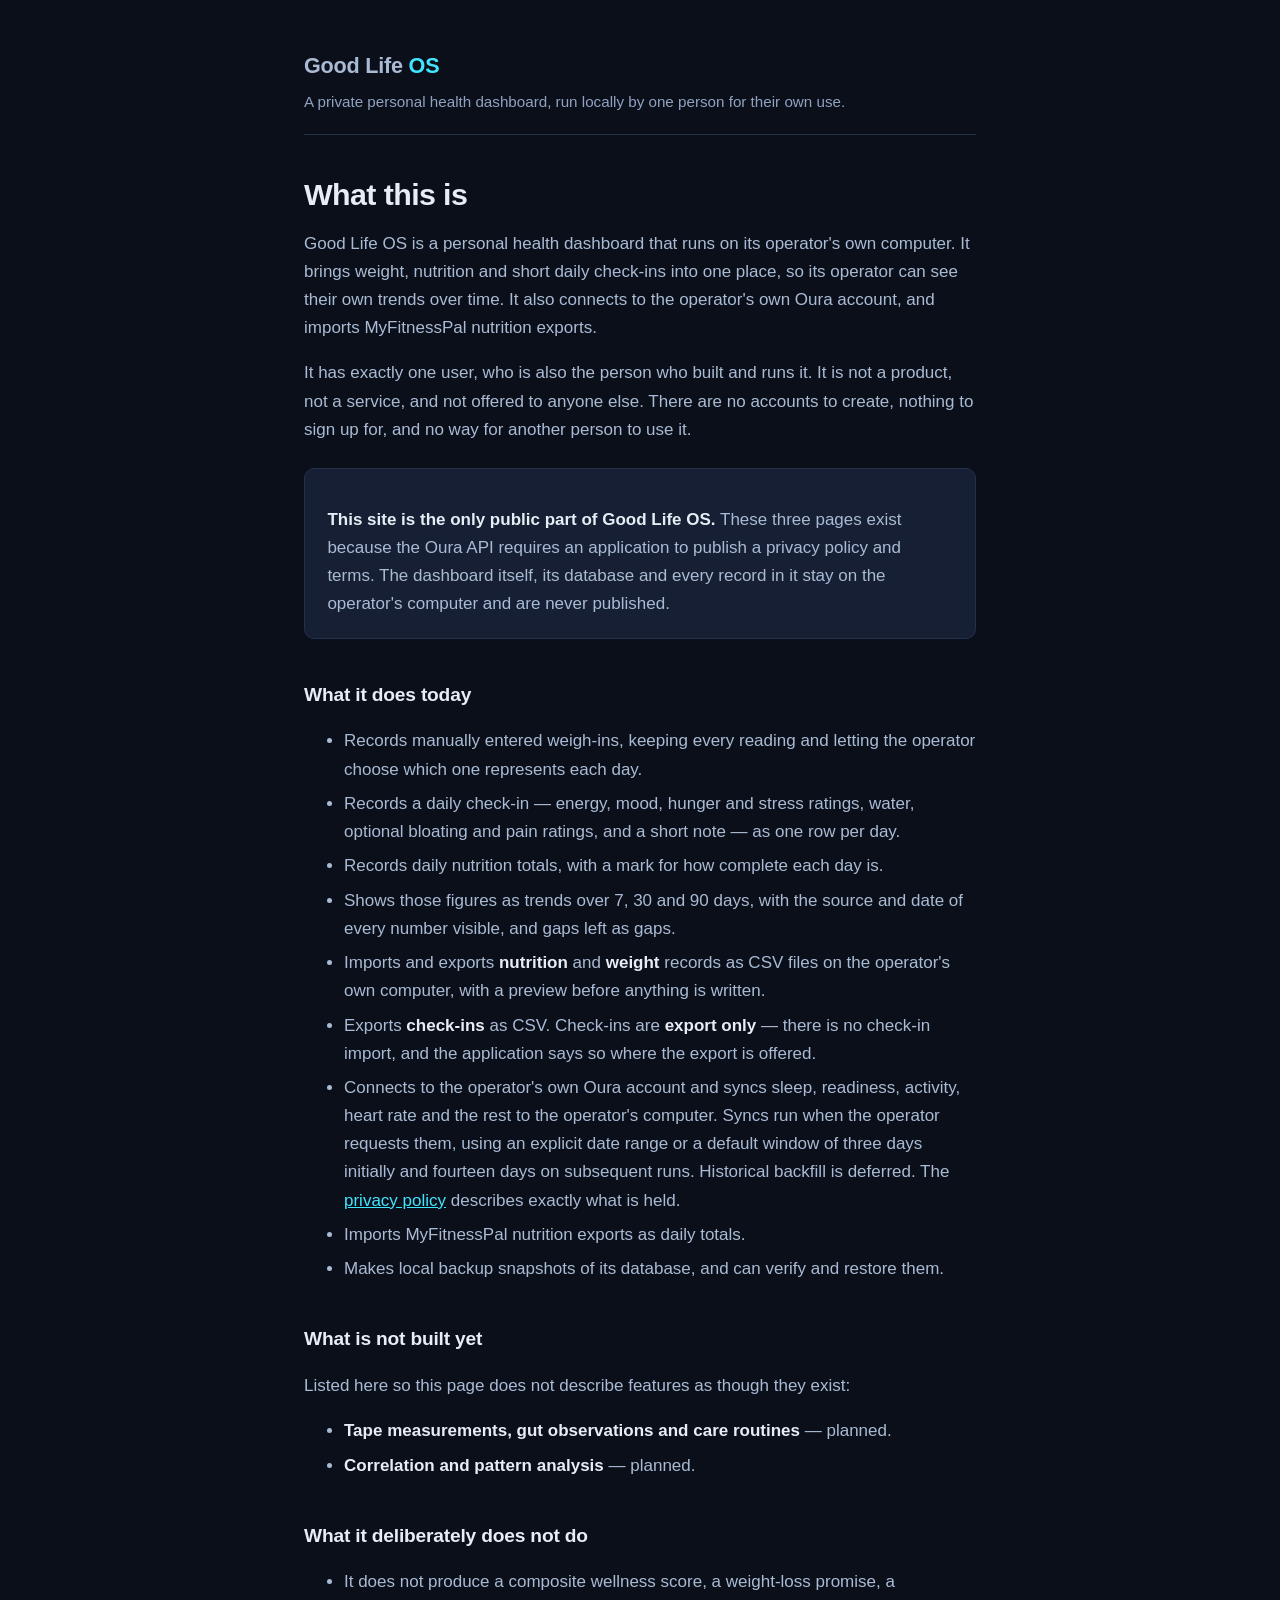
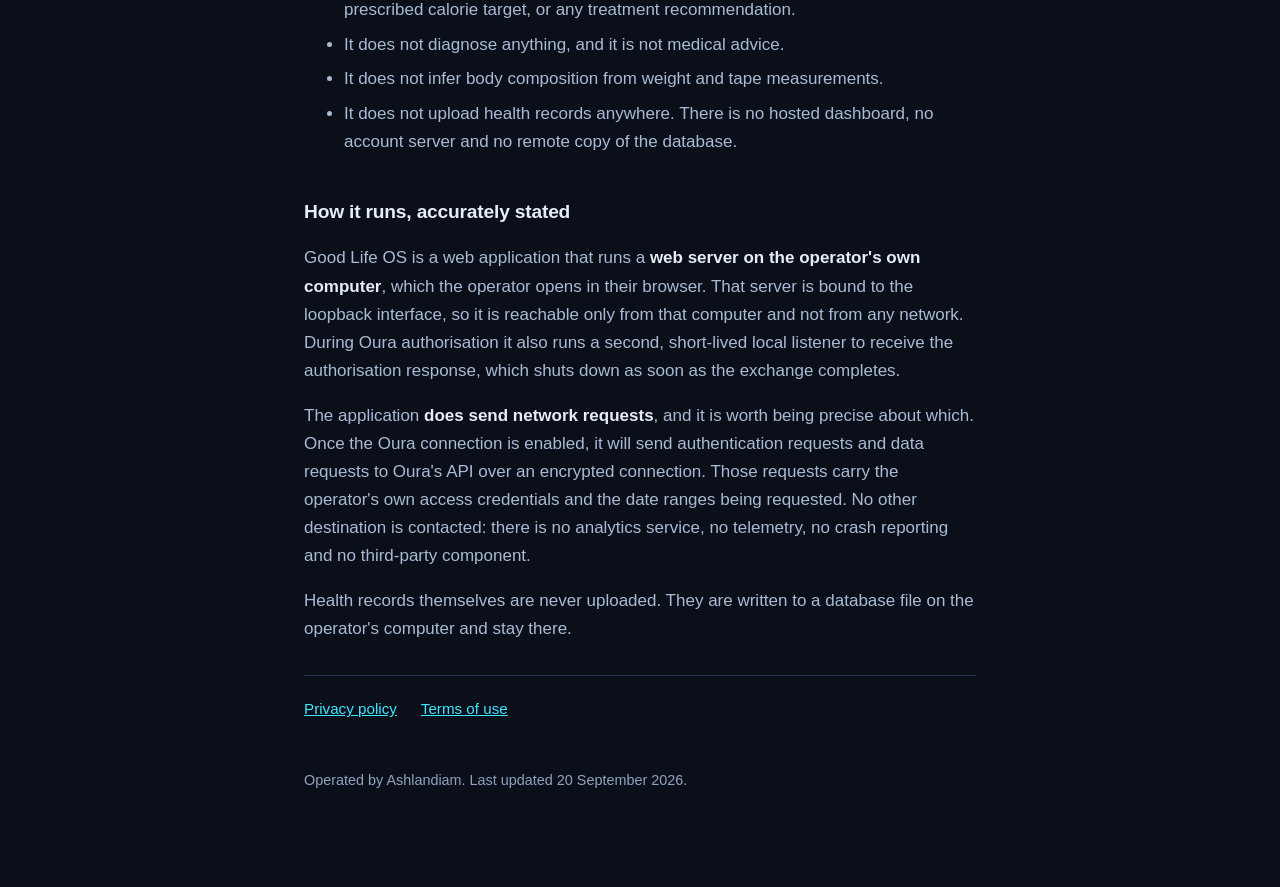
<file: index.html>
<!DOCTYPE html>
<html lang="en">
<head>
<meta charset="utf-8">
<meta name="viewport" content="width=device-width, initial-scale=1">
<title>Good Life OS</title>
<meta name="description" content="A private, single-user personal health dashboard that runs locally on its operator's own computer.">
<link rel="stylesheet" href="style.css">
</head>
<body>
<div class="wrap">

<header class="site">
  <p class="brand">Good Life <span>OS</span></p>
  <p class="tagline">A private personal health dashboard, run locally by one person for their own use.</p>
</header>

<h1>What this is</h1>

<p>Good Life OS is a personal health dashboard that runs on its operator's own
computer. It brings weight, nutrition and short daily check-ins into one place,
so its operator can see their own trends over time. It also connects to
the operator's own Oura account, and imports MyFitnessPal nutrition exports.</p>

<p>It has exactly one user, who is also the person who built and runs it. It is
not a product, not a service, and not offered to anyone else. There are no
accounts to create, nothing to sign up for, and no way for another person to
use it.</p>

<div class="panel">
  <p><strong>This site is the only public part of Good Life OS.</strong> These
  three pages exist because the Oura API requires an application to publish a
  privacy policy and terms. The dashboard itself, its database and every record
  in it stay on the operator's computer and are never published.</p>
</div>

<h2>What it does today</h2>

<ul>
  <li>Records manually entered weigh-ins, keeping every reading and letting the
      operator choose which one represents each day.</li>
  <li>Records a daily check-in — energy, mood, hunger and stress ratings, water,
      optional bloating and pain ratings, and a short note — as one row per day.</li>
  <li>Records daily nutrition totals, with a mark for how complete each day is.</li>
  <li>Shows those figures as trends over 7, 30 and 90 days, with the source and
      date of every number visible, and gaps left as gaps.</li>
  <li>Imports and exports <strong>nutrition</strong> and <strong>weight</strong>
      records as CSV files on the operator's own computer, with a preview before
      anything is written.</li>
  <li>Exports <strong>check-ins</strong> as CSV. Check-ins are
      <strong>export only</strong> — there is no check-in import, and the
      application says so where the export is offered.</li>
  <li>Connects to the operator's own Oura account and syncs sleep, readiness,
      activity, heart rate and the rest to the operator's computer. Syncs run
      when the operator requests them, using an explicit date range or a
      default window of three days initially and fourteen days on subsequent
      runs. Historical backfill is deferred. The
      <a href="privacy.html">privacy policy</a> describes exactly what is
      held.</li>
  <li>Imports MyFitnessPal nutrition exports as daily totals.</li>
  <li>Makes local backup snapshots of its database, and can verify and restore
      them.</li>
</ul>

<h2>What is not built yet</h2>

<p>Listed here so this page does not describe features as though they exist:</p>

<ul>
  <li><strong>Tape measurements, gut observations and care routines</strong> —
      planned.</li>
  <li><strong>Correlation and pattern analysis</strong> — planned.</li>
</ul>

<h2>What it deliberately does not do</h2>

<ul>
  <li>It does not produce a composite wellness score, a weight-loss promise, a
      prescribed calorie target, or any treatment recommendation.</li>
  <li>It does not diagnose anything, and it is not medical advice.</li>
  <li>It does not infer body composition from weight and tape measurements.</li>
  <li>It does not upload health records anywhere. There is no hosted dashboard,
      no account server and no remote copy of the database.</li>
</ul>

<h2>How it runs, accurately stated</h2>

<p>Good Life OS is a web application that runs a <strong>web server on the
operator's own computer</strong>, which the operator opens in their browser.
That server is bound to the loopback interface, so it is reachable only from
that computer and not from any network. During Oura authorisation it also runs a
second, short-lived local listener to receive the authorisation response, which
shuts down as soon as the exchange completes.</p>

<p>The application <strong>does send network requests</strong>, and it is worth
being precise about which. Once the Oura connection is enabled, it will send
authentication requests and data requests to Oura's API over an encrypted
connection. Those requests carry the operator's own access credentials and the
date ranges being requested. No other destination is contacted: there is no
analytics service, no telemetry, no crash reporting and no third-party
component.</p>

<p>Health records themselves are never uploaded. They are written to a database
file on the operator's computer and stay there.</p>

<nav class="pages">
  <a href="privacy.html">Privacy policy</a>
  <a href="terms.html">Terms of use</a>
</nav>

<p class="updated">Operated by Ashlandiam.
Last updated 20 September 2026.</p>

</div>
</body>
</html>
</file>
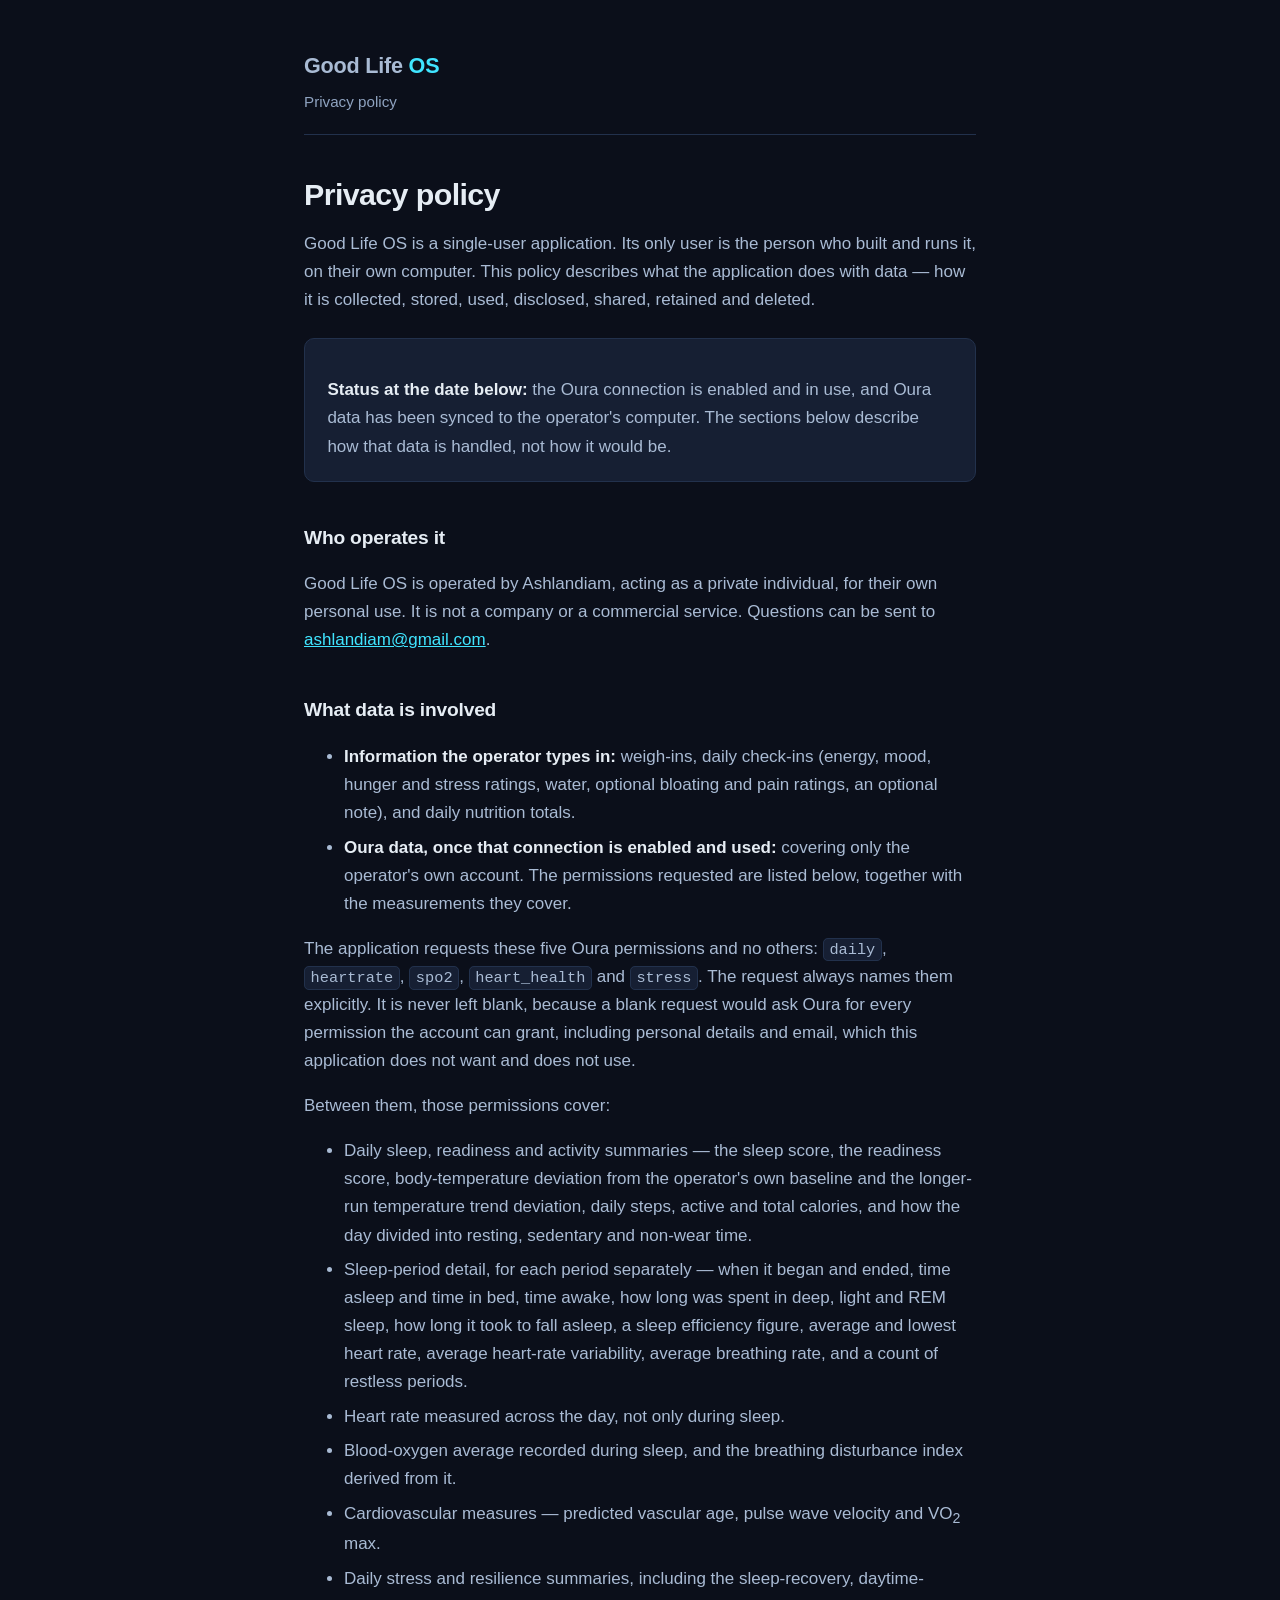
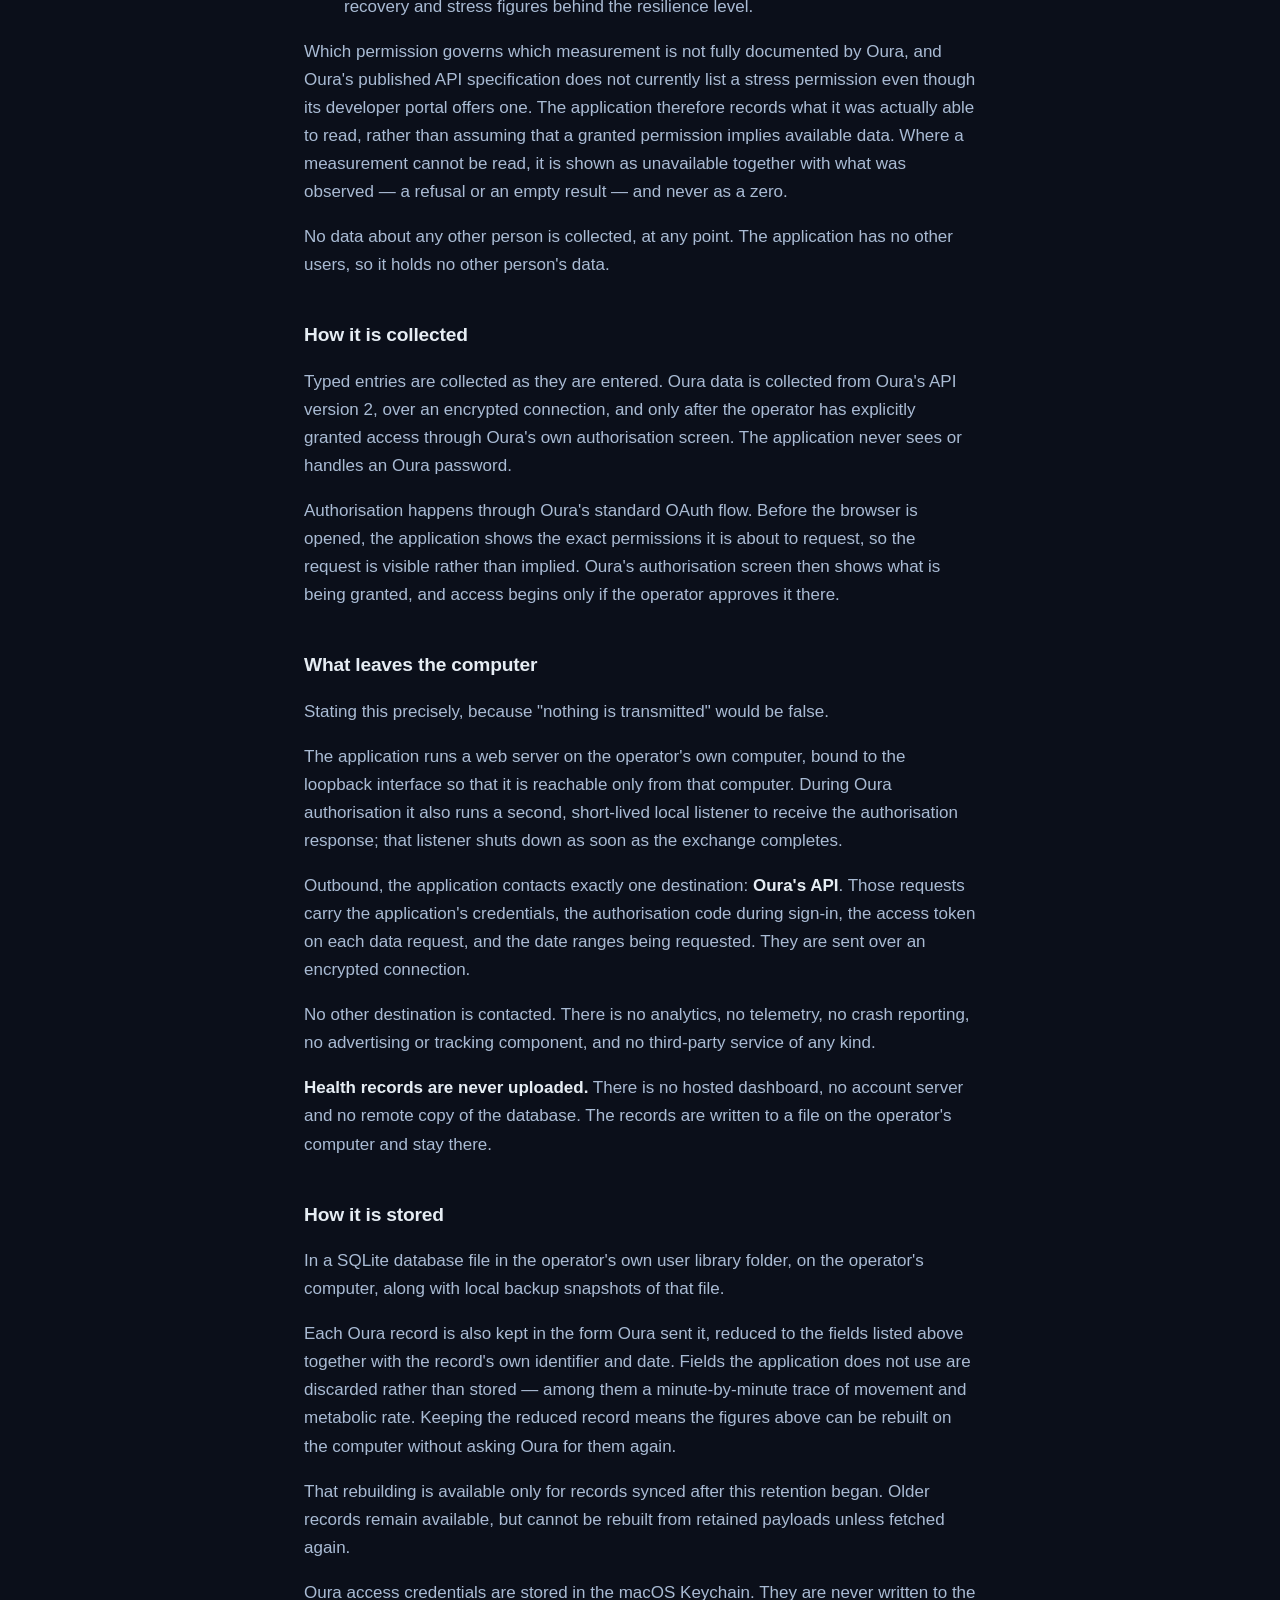
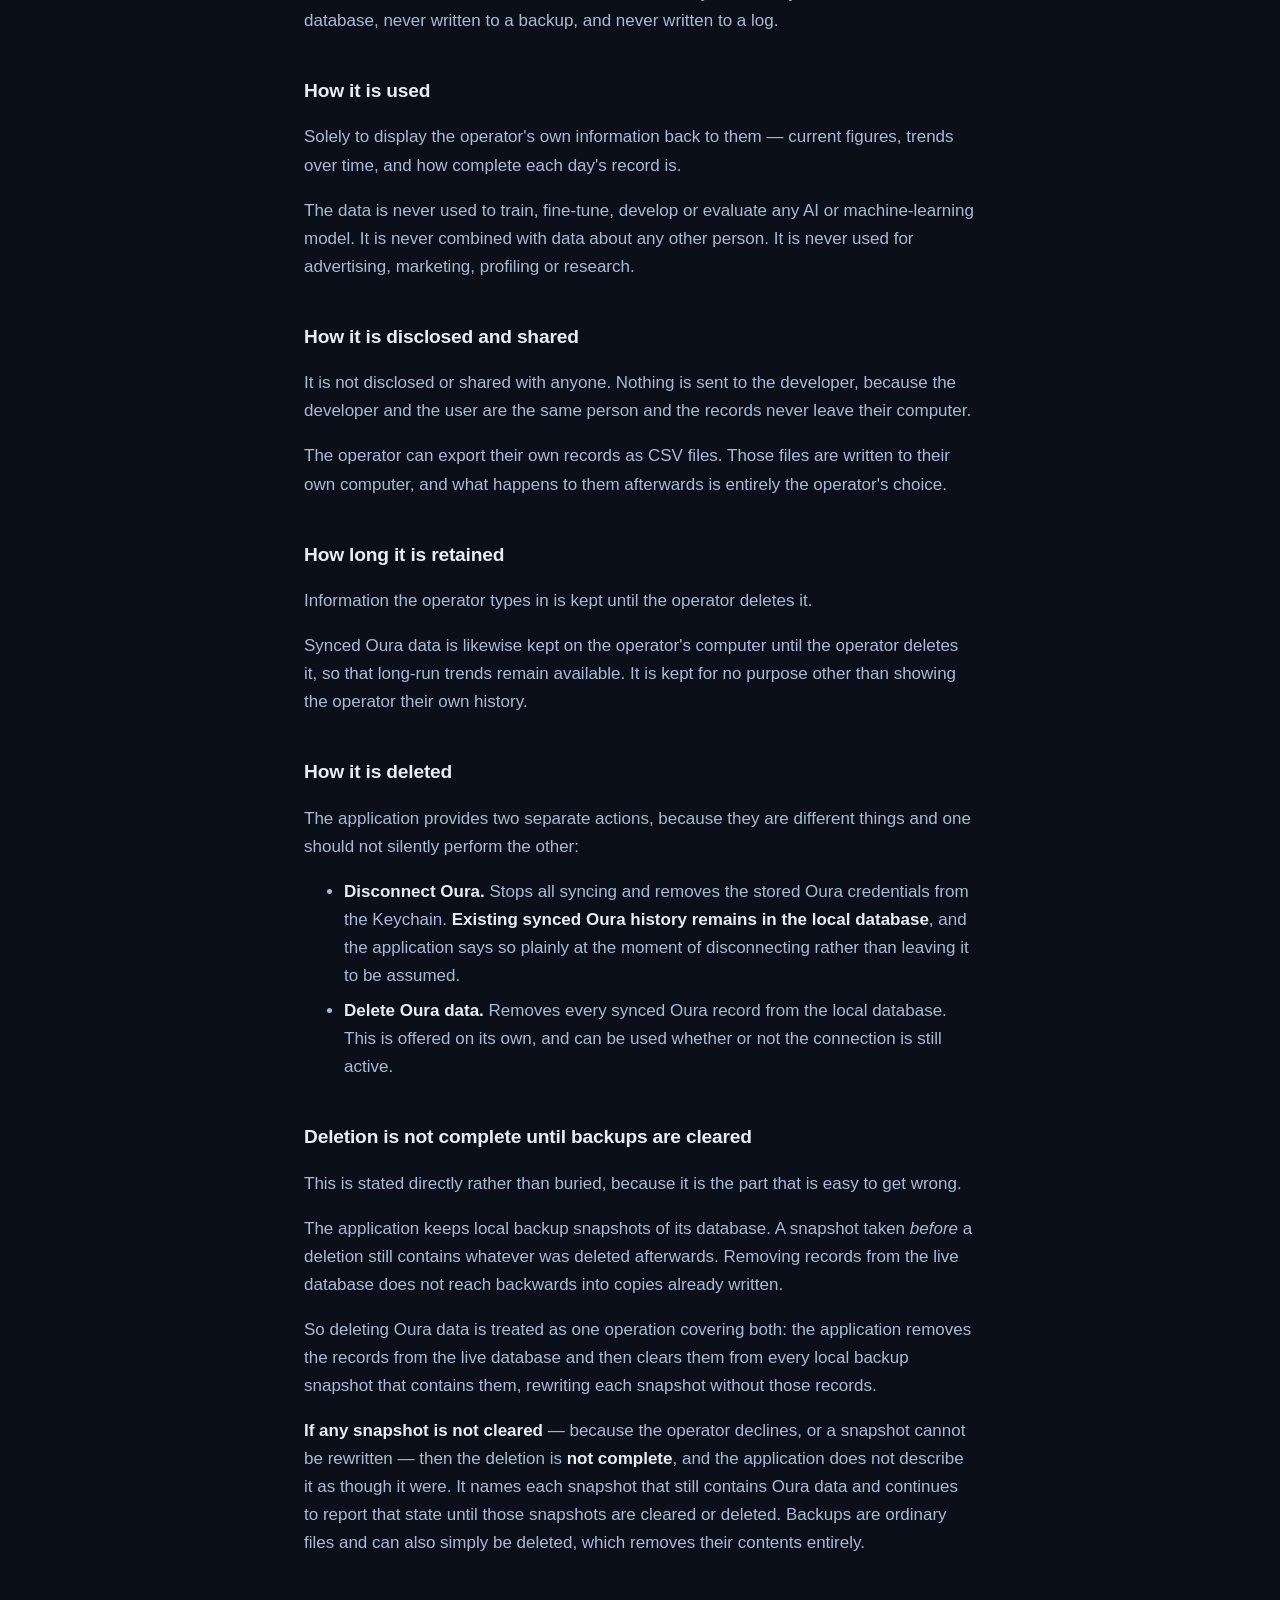
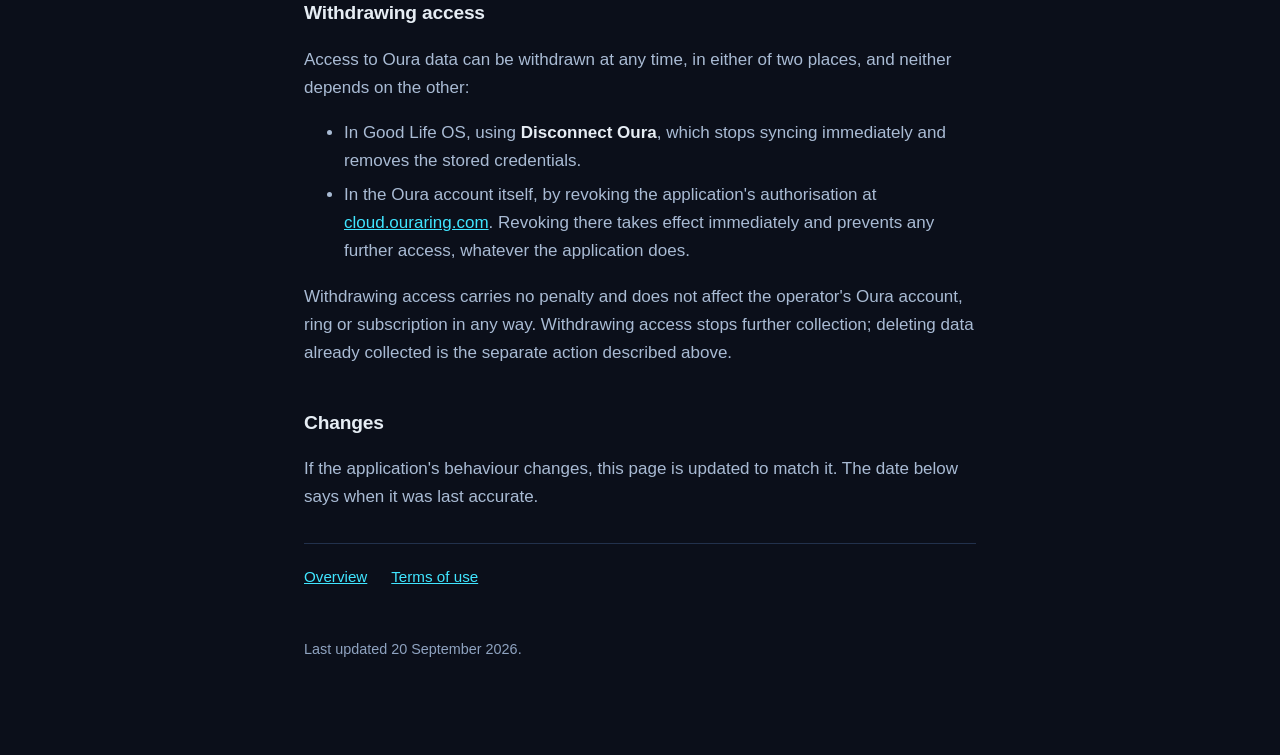
<file: privacy.html>
<!DOCTYPE html>
<html lang="en">
<head>
<meta charset="utf-8">
<meta name="viewport" content="width=device-width, initial-scale=1">
<title>Privacy policy — Good Life OS</title>
<meta name="description" content="How Good Life OS collects, stores, uses, retains and deletes data.">
<link rel="stylesheet" href="style.css">
</head>
<body>
<div class="wrap">

<header class="site">
  <p class="brand">Good Life <span>OS</span></p>
  <p class="tagline">Privacy policy</p>
</header>

<h1>Privacy policy</h1>

<p>Good Life OS is a single-user application. Its only user is the person who
built and runs it, on their own computer. This policy describes what the
application does with data — how it is collected, stored, used, disclosed,
shared, retained and deleted.</p>

<div class="panel">
  <p><strong>Status at the date below:</strong> the Oura connection is enabled
  and in use, and Oura data has been synced to the operator's computer. The
  sections below describe how that data is handled, not how it would be.</p>
</div>

<h2>Who operates it</h2>

<p>Good Life OS is operated by Ashlandiam,
acting as a private individual, for their own personal use. It is not a company
or a commercial service. Questions can be sent to
<a href="mailto:ashlandiam@gmail.com">ashlandiam@gmail.com</a>.</p>

<h2>What data is involved</h2>

<ul>
  <li><strong>Information the operator types in:</strong> weigh-ins, daily
      check-ins (energy, mood, hunger and stress ratings, water, optional
      bloating and pain ratings, an optional note), and daily nutrition totals.</li>
  <li><strong>Oura data, once that connection is enabled and used:</strong>
      covering only the operator's own account. The permissions requested are
      listed below, together with the measurements they cover.</li>
</ul>

<p>The application requests these five Oura permissions and no others:
<code>daily</code>, <code>heartrate</code>, <code>spo2</code>,
<code>heart_health</code> and <code>stress</code>. The request always names
them explicitly. It is never left blank, because a blank request would ask
Oura for every permission the account can grant, including personal details
and email, which this application does not want and does not use.</p>

<p>Between them, those permissions cover:</p>

<ul>
  <li>Daily sleep, readiness and activity summaries — the sleep score, the
      readiness score, body-temperature deviation from the operator's own
      baseline and the longer-run temperature trend deviation, daily steps,
      active and total calories, and how the day divided into resting,
      sedentary and non-wear time.</li>
  <li>Sleep-period detail, for each period separately — when it began and
      ended, time asleep and time in bed, time awake, how long was spent in
      deep, light and REM sleep, how long it took to fall asleep, a sleep
      efficiency figure, average and lowest heart rate, average heart-rate
      variability, average breathing rate, and a count of restless
      periods.</li>
  <li>Heart rate measured across the day, not only during sleep.</li>
  <li>Blood-oxygen average recorded during sleep, and the breathing
      disturbance index derived from it.</li>
  <li>Cardiovascular measures — predicted vascular age, pulse wave velocity
      and VO<sub>2</sub> max.</li>
  <li>Daily stress and resilience summaries, including the sleep-recovery,
      daytime-recovery and stress figures behind the resilience level.</li>
</ul>

<p>Which permission governs which measurement is not fully documented by Oura,
and Oura's published API specification does not currently list a stress
permission even though its developer portal offers one. The application
therefore records what it was actually able to read, rather than assuming that
a granted permission implies available data. Where a measurement cannot be
read, it is shown as unavailable together with what was observed — a refusal
or an empty result — and never as a zero.</p>

<p>No data about any other person is collected, at any point. The application
has no other users, so it holds no other person's data.</p>

<h2>How it is collected</h2>

<p>Typed entries are collected as they are entered. Oura data is collected from
Oura's API version 2, over an encrypted connection, and only after the operator
has explicitly granted access through Oura's own authorisation screen. The
application never sees or handles an Oura password.</p>

<p>Authorisation happens through Oura's standard OAuth flow. Before the
browser is opened, the application shows the exact permissions it is about to
request, so the request is visible rather than implied. Oura's authorisation
screen then shows what is being granted, and access begins only if the
operator approves it there.</p>

<h2>What leaves the computer</h2>

<p>Stating this precisely, because "nothing is transmitted" would be false.</p>

<p>The application runs a web server on the operator's own computer, bound to
the loopback interface so that it is reachable only from that computer. During
Oura authorisation it also runs a second, short-lived local listener to receive
the authorisation response; that listener shuts down as soon as the exchange
completes.</p>

<p>Outbound, the application contacts exactly one destination: <strong>Oura's
API</strong>. Those requests carry the application's credentials, the
authorisation code during sign-in, the access token on each data request, and
the date ranges being requested. They are sent over an encrypted connection.</p>

<p>No other destination is contacted. There is no analytics, no telemetry, no
crash reporting, no advertising or tracking component, and no third-party
service of any kind.</p>

<p><strong>Health records are never uploaded.</strong> There is no hosted
dashboard, no account server and no remote copy of the database. The records
are written to a file on the operator's computer and stay there.</p>

<h2>How it is stored</h2>

<p>In a SQLite database file in the operator's own user library folder, on the
operator's computer, along with local backup snapshots of that file.</p>

<p>Each Oura record is also kept in the form Oura sent it, reduced to the
fields listed above together with the record's own identifier and date. Fields
the application does not use are discarded rather than stored — among them a
minute-by-minute trace of movement and metabolic rate. Keeping the reduced
record means the figures above can be rebuilt on the computer without asking
Oura for them again.</p>

<p>That rebuilding is available only for records synced after this retention
began. Older records remain available, but cannot be rebuilt from retained
payloads unless fetched again.</p>

<p>Oura access credentials are stored in the macOS Keychain. They are never
written to the database, never written to a backup, and never written to a log.</p>

<h2>How it is used</h2>

<p>Solely to display the operator's own information back to them — current
figures, trends over time, and how complete each day's record is.</p>

<p>The data is never used to train, fine-tune, develop or evaluate any AI or
machine-learning model. It is never combined with data about any other person.
It is never used for advertising, marketing, profiling or research.</p>

<h2>How it is disclosed and shared</h2>

<p>It is not disclosed or shared with anyone. Nothing is sent to the developer,
because the developer and the user are the same person and the records never
leave their computer.</p>

<p>The operator can export their own records as CSV files. Those files are
written to their own computer, and what happens to them afterwards is entirely
the operator's choice.</p>

<h2>How long it is retained</h2>

<p>Information the operator types in is kept until the operator deletes it.</p>

<p>Synced Oura data is likewise kept on the operator's computer until the
operator deletes it, so that long-run trends remain available. It is kept for no
purpose other than showing the operator their own history.</p>

<h2>How it is deleted</h2>

<p>The application provides two separate actions, because they are different
things and one should not silently perform the other:</p>

<ul>
  <li><strong>Disconnect Oura.</strong> Stops all syncing and removes the stored
      Oura credentials from the Keychain. <strong>Existing synced Oura history
      remains in the local database</strong>, and the application says so plainly
      at the moment of disconnecting rather than leaving it to be assumed.</li>
  <li><strong>Delete Oura data.</strong> Removes every synced Oura record from
      the local database. This is offered on its own, and can be used whether or
      not the connection is still active.</li>
</ul>

<h2>Deletion is not complete until backups are cleared</h2>

<p>This is stated directly rather than buried, because it is the part that is
easy to get wrong.</p>

<p>The application keeps local backup snapshots of its database. A snapshot
taken <em>before</em> a deletion still contains whatever was deleted afterwards.
Removing records from the live database does not reach backwards into copies
already written.</p>

<p>So deleting Oura data is treated as one operation covering both: the
application removes the records from the live database and then clears them from
every local backup snapshot that contains them, rewriting each snapshot without
those records.</p>

<p><strong>If any snapshot is not cleared</strong> — because the operator
declines, or a snapshot cannot be rewritten — then the deletion is
<strong>not complete</strong>, and the application does not describe it as
though it were. It names each snapshot that still contains Oura data and
continues to report that state until those snapshots are cleared or deleted.
Backups are ordinary files and can also simply be deleted, which removes their
contents entirely.</p>

<h2>Withdrawing access</h2>

<p>Access to Oura data can be withdrawn at any time, in either of two places,
and neither depends on the other:</p>

<ul>
  <li>In Good Life OS, using <strong>Disconnect Oura</strong>, which stops
      syncing immediately and removes the stored credentials.</li>
  <li>In the Oura account itself, by revoking the application's authorisation at
      <a href="https://cloud.ouraring.com/">cloud.ouraring.com</a>. Revoking
      there takes effect immediately and prevents any further access, whatever
      the application does.</li>
</ul>

<p>Withdrawing access carries no penalty and does not affect the operator's Oura
account, ring or subscription in any way. Withdrawing access stops further
collection; deleting data already collected is the separate action described
above.</p>

<h2>Changes</h2>

<p>If the application's behaviour changes, this page is updated to match it.
The date below says when it was last accurate.</p>

<nav class="pages">
  <a href="index.html">Overview</a>
  <a href="terms.html">Terms of use</a>
</nav>

<p class="updated">Last updated 20 September 2026.</p>

</div>
</body>
</html>
</file>
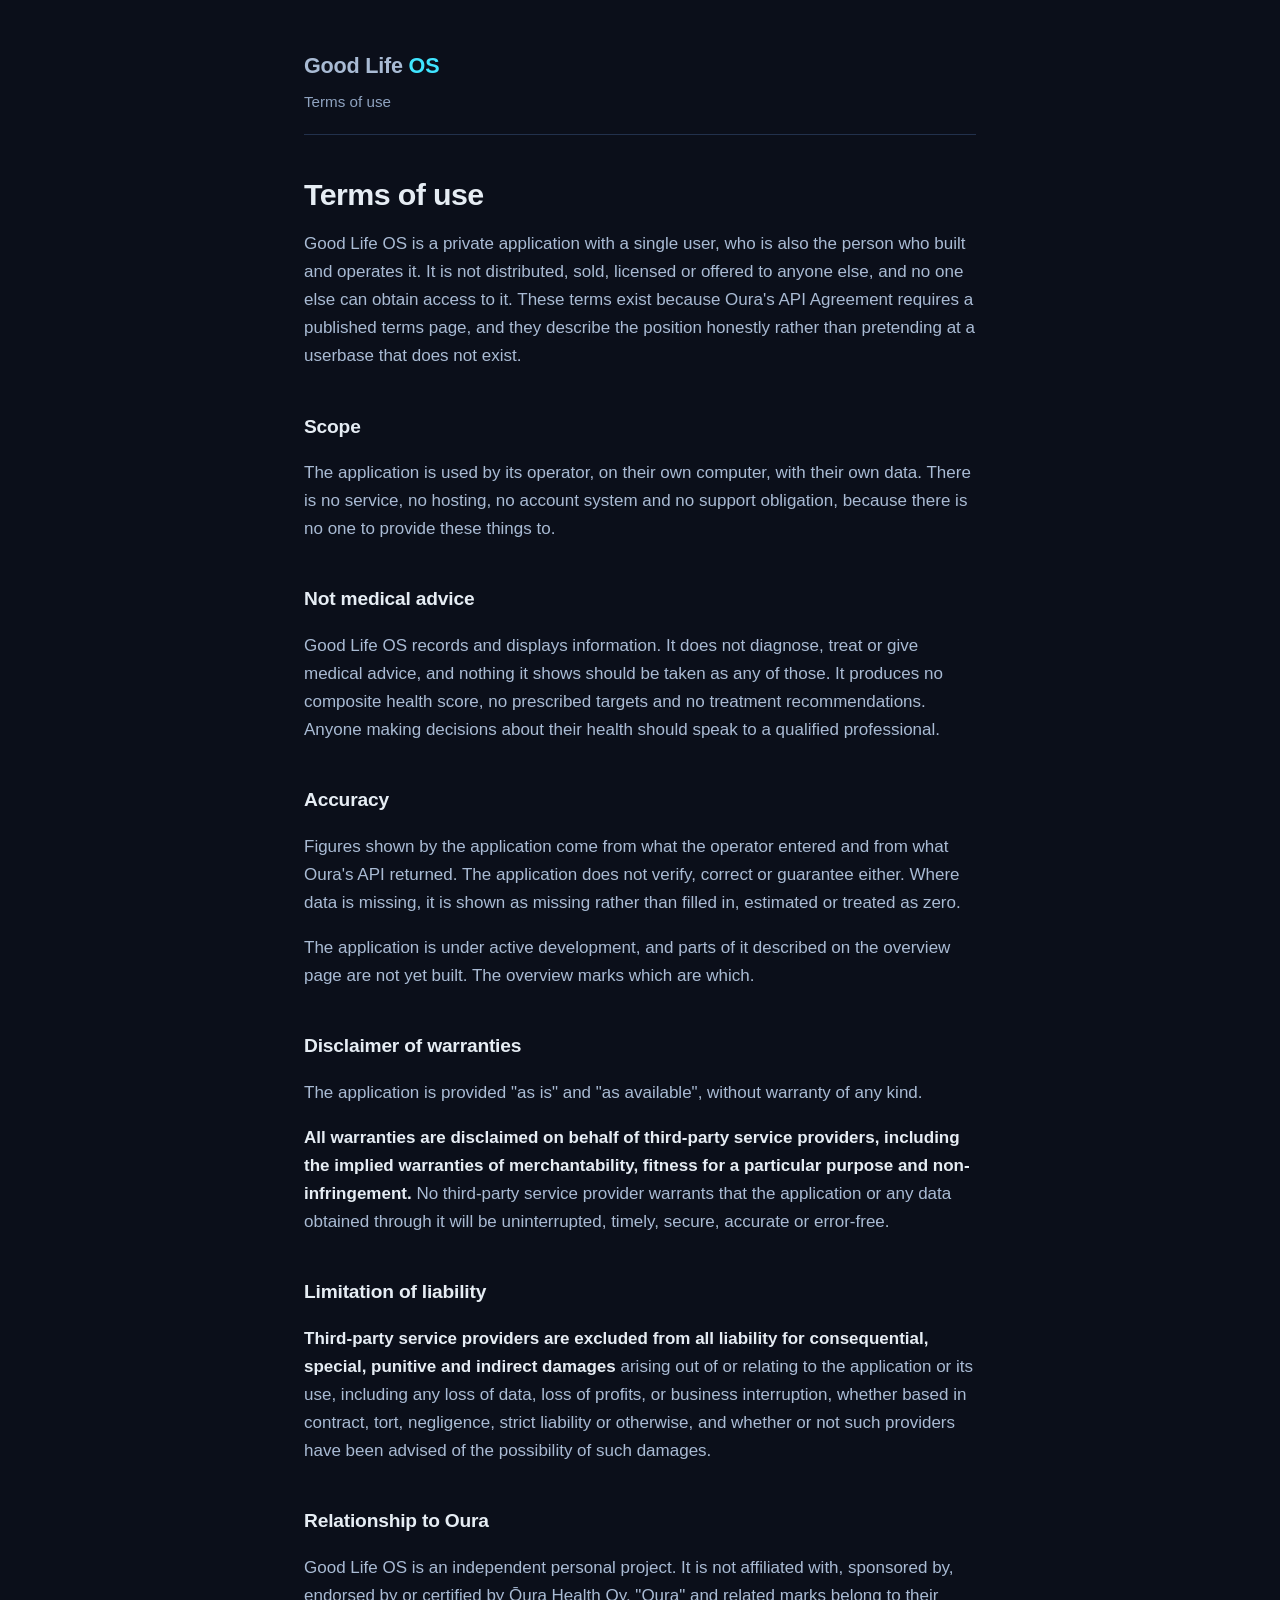
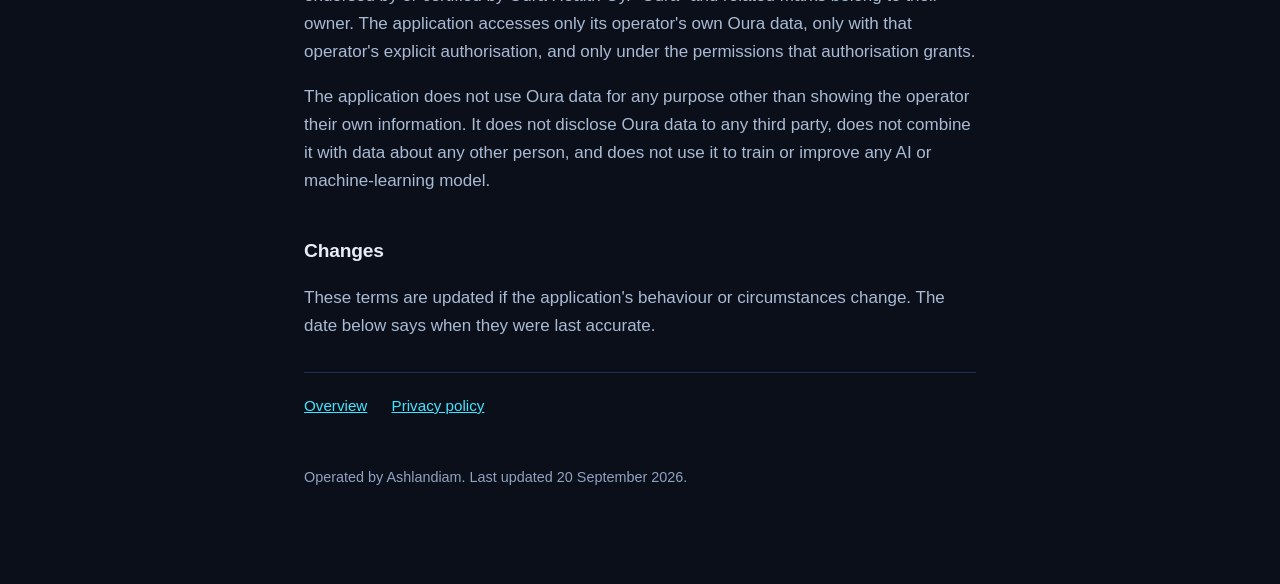
<file: terms.html>
<!DOCTYPE html>
<html lang="en">
<head>
<meta charset="utf-8">
<meta name="viewport" content="width=device-width, initial-scale=1">
<title>Terms of use — Good Life OS</title>
<meta name="description" content="Terms of use for Good Life OS, a private single-user application.">
<link rel="stylesheet" href="style.css">
</head>
<body>
<div class="wrap">

<header class="site">
  <p class="brand">Good Life <span>OS</span></p>
  <p class="tagline">Terms of use</p>
</header>

<h1>Terms of use</h1>

<p>Good Life OS is a private application with a single user, who is also the
person who built and operates it. It is not distributed, sold, licensed or
offered to anyone else, and no one else can obtain access to it. These terms
exist because Oura's API Agreement requires a published terms page, and they
describe the position honestly rather than pretending at a userbase that does
not exist.</p>

<h2>Scope</h2>

<p>The application is used by its operator, on their own computer, with their
own data. There is no service, no hosting, no account system and no support
obligation, because there is no one to provide these things to.</p>

<h2>Not medical advice</h2>

<p>Good Life OS records and displays information. It does not diagnose, treat or
give medical advice, and nothing it shows should be taken as any of those. It
produces no composite health score, no prescribed targets and no treatment
recommendations. Anyone making decisions about their health should speak to a
qualified professional.</p>

<h2>Accuracy</h2>

<p>Figures shown by the application come from what the operator entered and from
what Oura's API returned. The application does not verify, correct or guarantee
either. Where data is missing, it is shown as missing rather than filled in,
estimated or treated as zero.</p>

<p>The application is under active development, and parts of it described on the
overview page are not yet built. The overview marks which are which.</p>

<h2>Disclaimer of warranties</h2>

<p>The application is provided "as is" and "as available", without warranty of
any kind.</p>

<p><strong>All warranties are disclaimed on behalf of third-party service
providers, including the implied warranties of merchantability, fitness for a
particular purpose and non-infringement.</strong> No third-party service
provider warrants that the application or any data obtained through it will be
uninterrupted, timely, secure, accurate or error-free.</p>

<h2>Limitation of liability</h2>

<p><strong>Third-party service providers are excluded from all liability for
consequential, special, punitive and indirect damages</strong> arising out of or
relating to the application or its use, including any loss of data, loss of
profits, or business interruption, whether based in contract, tort, negligence,
strict liability or otherwise, and whether or not such providers have been
advised of the possibility of such damages.</p>

<h2>Relationship to Oura</h2>

<p>Good Life OS is an independent personal project. It is not affiliated with,
sponsored by, endorsed by or certified by Ōura Health Oy. "Oura" and related
marks belong to their owner. The application accesses only its operator's own
Oura data, only with that operator's explicit authorisation, and only under the
permissions that authorisation grants.</p>

<p>The application does not use Oura data for any purpose other than showing the
operator their own information. It does not disclose Oura data to any third
party, does not combine it with data about any other person, and does not use it
to train or improve any AI or machine-learning model.</p>

<h2>Changes</h2>

<p>These terms are updated if the application's behaviour or circumstances
change. The date below says when they were last accurate.</p>

<nav class="pages">
  <a href="index.html">Overview</a>
  <a href="privacy.html">Privacy policy</a>
</nav>

<p class="updated">Operated by Ashlandiam.
Last updated 20 September 2026.</p>

</div>
</body>
</html>
</file>
<file: style.css>
/* Good Life OS - informational pages.
   Self-contained: no external fonts, scripts, analytics or trackers, so the
   pages make no third-party requests when someone reads them. */

:root {
  --shadow: #0B0F1A;
  --panel: #161F33;
  --line: #22314C;
  --text: #E6EDF4;
  --soft: #A9BBD4;
  --mute: #8FA3C0;
  --aqua: #40E5FF;
}

* { box-sizing: border-box; }

body {
  margin: 0;
  padding: 0;
  background: var(--shadow);
  color: var(--text);
  font-family: -apple-system, BlinkMacSystemFont, "Segoe UI", Helvetica, Arial, sans-serif;
  font-size: 17px;
  line-height: 1.65;
}

.wrap {
  max-width: 44rem;
  margin: 0 auto;
  padding: 3rem 16px 5rem;
}

header.site {
  border-bottom: 1px solid var(--line);
  padding-bottom: 1.25rem;
  margin-bottom: 2.5rem;
}

.brand {
  font-size: 1.35rem;
  font-weight: 700;
  letter-spacing: -0.01em;
  margin: 0;
}

.brand span { color: var(--aqua); }

.tagline { color: var(--mute); margin: 0.35rem 0 0; font-size: 0.95rem; }

h1 { font-size: 1.9rem; line-height: 1.25; margin: 0 0 1rem; letter-spacing: -0.02em; }
h2 { font-size: 1.2rem; margin: 2.5rem 0 0.75rem; letter-spacing: -0.01em; }

p, li { color: var(--soft); }
li { margin-bottom: 0.4rem; }

strong { color: var(--text); }

a { color: var(--aqua); }

nav.pages {
  margin-top: 2rem;
  padding-top: 1.25rem;
  border-top: 1px solid var(--line);
  font-size: 0.95rem;
}

nav.pages a { margin-right: 1.25rem; }

.panel {
  background: var(--panel);
  border: 1px solid var(--line);
  border-radius: 10px;
  padding: 1.25rem 1.4rem;
  margin: 1.5rem 0;
}

.panel p:last-child, .panel ul:last-child { margin-bottom: 0; }

.updated { color: var(--mute); font-size: 0.9rem; margin-top: 3rem; }

.fill-me {
  background: #3A2410;
  border: 1px dashed #F7C899;
  color: #F7C899;
  border-radius: 6px;
  padding: 0.15rem 0.45rem;
  font-size: 0.92rem;
  font-weight: 600;
}

code {
  background: var(--panel);
  border: 1px solid var(--line);
  border-radius: 5px;
  padding: 0.1rem 0.35rem;
  font-size: 0.9em;
}
</file>
